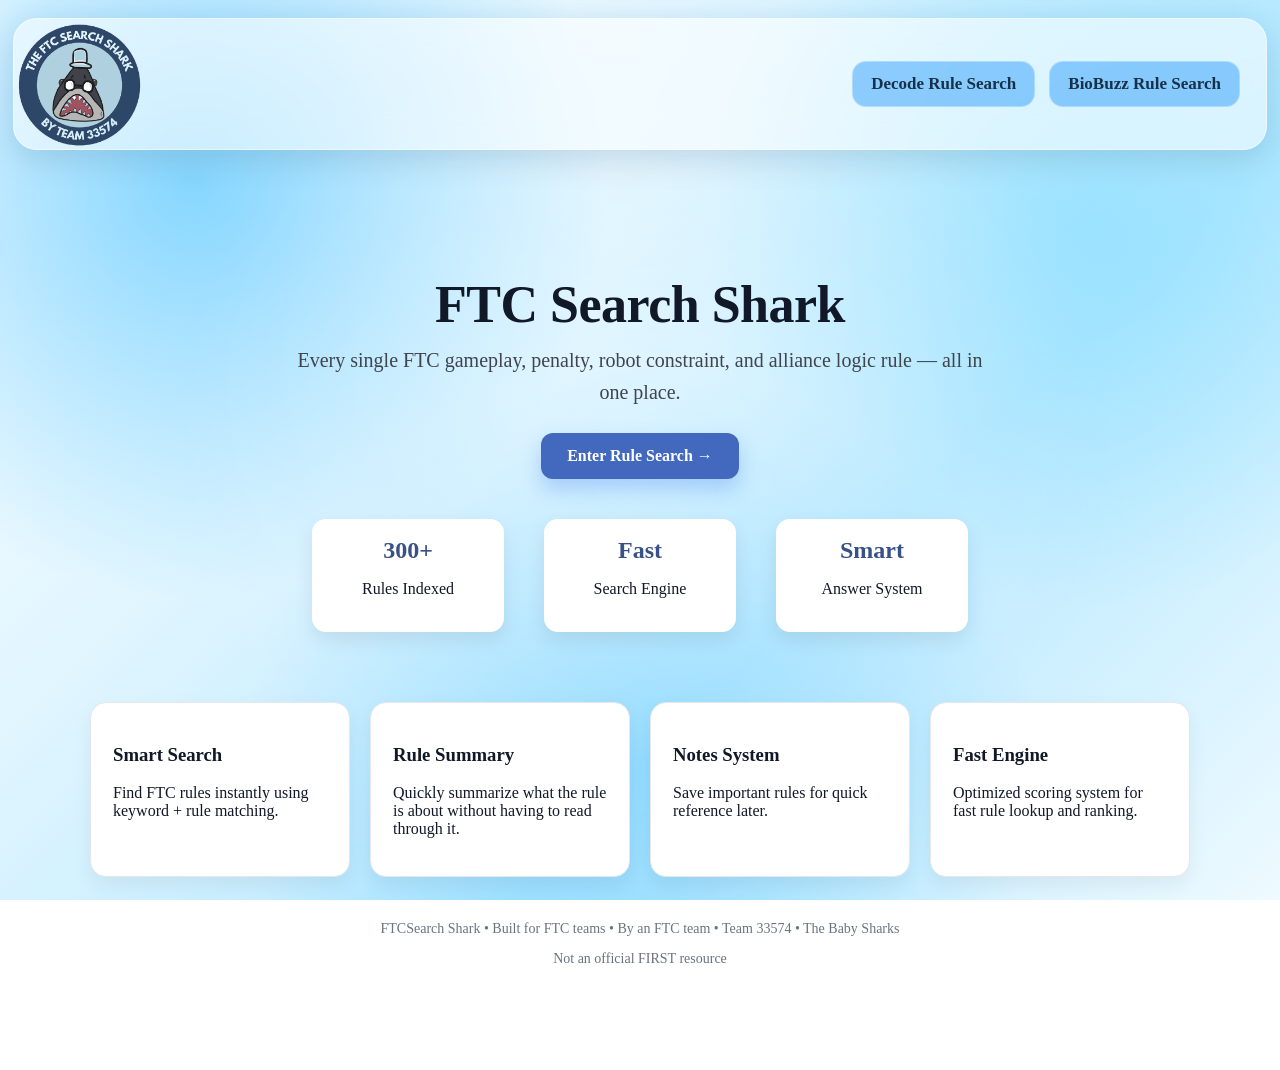
<file: index.html>
<!DOCTYPE html>
<html lang="en">

<head>
  <meta charset="UTF-8" />
  <title> FTC Search Shark </title>

  <link rel="stylesheet" href="style.css" />
  <link rel="icon" type="image/png" href="SearchSharkLogo.png" />

  <meta name="viewport" content="width=device-width, initial-scale=1.0" />

  <script src="header.js" defer></script>
</head>

<body class="home-page">

  <!-- HEADER (injected by header.js) -->

  <main class="hero">

    <h1>FTC Search Shark</h1>

    <p class="subtext">
      Every single FTC gameplay, penalty, robot constraint, and alliance logic rule — all in one place.
    </p>

    <a href="decode.html" class="start-btn">
      Enter Rule Search →
    </a>

    <div class="stats">

      <div class="stat">
        <h2>300+</h2>
        <p>Rules Indexed</p>
      </div>

      <div class="stat">
        <h2>Fast</h2>
        <p>Search Engine</p>
      </div>

      <div class="stat">
        <h2>Smart</h2>
        <p>Answer System</p>
      </div>

    </div>

  </main>

  <section class="cards">

    <div class="card">
      <h3> Smart Search</h3>
      <p>Find FTC rules instantly using keyword + rule matching.</p>
    </div>

    <div class="card">
      <h3>Rule Summary</h3>
      <p>Quickly summarize what the rule is about without having to read through it.</p>
    </div>

    <div class="card">
      <h3> Notes System</h3>
      <p>Save important rules for quick reference later.</p>
    </div>

    <div class="card">
      <h3> Fast Engine</h3>
      <p>Optimized scoring system for fast rule lookup and ranking.</p>
    </div>

  </section>

  <footer>
    <p>FTCSearch Shark • Built for FTC teams • By an FTC team • Team 33574 • The Baby Sharks</p>
    <p>Not an official FIRST resource</p>
  </footer>

</body>

</html>
</file>
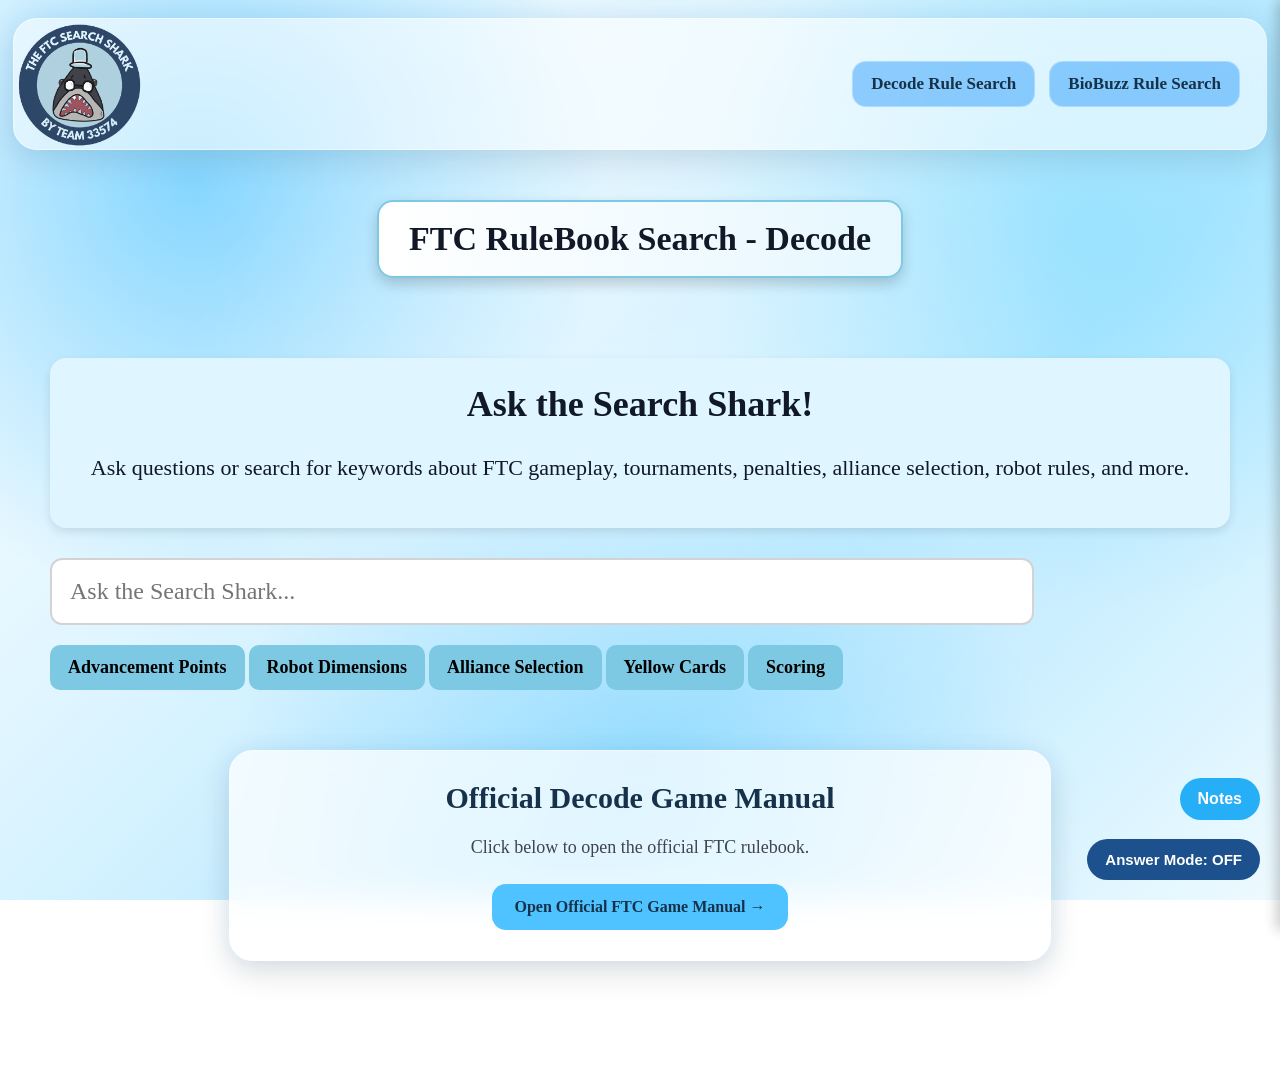
<file: decode.html>
<!DOCTYPE html>
<html lang="en">

<head>
  <meta charset="UTF-8">
  <title> FTC Search Shark - Decode</title>

  <link rel="stylesheet" href="style.css">
  <link rel="icon" type="image/png" href="SearchSharkLogo.png">
</head>

<body>

  <!-- HEADER -->
  <script src="header.js" defer></script>

  <!-- NOTES SIDEBAR -->
<div id="notesSidebar" class="notes-sidebar">
    <button id="closeNotesBtn">X</button>

    <div class="notes-header"> Notes</div>

    <textarea id="notesBox" placeholder="Write rule names, strategies, reminders..."></textarea>

    <button id="saveNotesBtn">Save Notes</button>

    <!-- SAVED INDICATOR (ONLY ONCE — FIXED) -->
    <div id="notesStatus" class="notes-status"></div>

    <button id="clearNotesBtn">Clear</button>

  </div>

  <!-- NOTES TOGGLE -->
  <button id="notesToggleBtn" class="notes-toggle">
    Notes
  </button>

  <!-- TITLE -->
  <div class="page-title">
    FTC RuleBook Search - Decode
  </div>

  <!-- INTRO -->
  <div class="welcome-box">
    <h2>Ask the Search Shark!</h2>
    <p>
      Ask questions or search for keywords about FTC gameplay, tournaments, penalties,
      alliance selection, robot rules, and more.
    </p>
  </div>

  <!-- SEARCH STATUS -->
  <div id="responseText" class="response-text"></div>

  <!-- SEARCH INPUT -->
  <input id="searchBox" placeholder="Ask the Search Shark..." autocomplete="off">

  <!-- RESULTS -->
  <div id="results"></div>

  <!-- SUGGESTIONS -->
  <div class="suggestions">

    <button onclick="fillSearch('Advancement Points')">Advancement Points</button>
    <button onclick="fillSearch('Robot Dimensions and Accuracy')">Robot Dimensions</button>
    <button onclick="fillSearch('Alliance Selection')">Alliance Selection</button>
    <button onclick="fillSearch('Yellow Cards')">Yellow Cards</button>
    <button onclick="fillSearch('Scoring')">Scoring</button>

  </div>

  <!-- MANUAL LINK -->
  <div class="box manual-link">

    <h2>Official Decode Game Manual</h2>

    <p>
      Click below to open the official FTC rulebook.
    </p>

    <a href="https://ftc-resources.firstinspires.org/ftc/game/manual" target="_blank">
      Open Official FTC Game Manual →
    </a>

  </div>

  <!-- ANSWER MODE UI -->
  <div id="answerPanel"></div>
  <button id="answerModeBtn">Answer Mode: OFF</button>

  <!-- MAIN JS -->
  <script src="decodesearch.js" defer></script>

</body>

</html>
</file>
<file: style.css>
/* =========================
   GLOBAL
========================= */

body {
  margin: 50px;
  padding-top: 70px;
  font-family: 'Times New Roman', Times, serif;
}

body.home-page {
  color: #111827;

  background:
    radial-gradient(circle at 15% 20%, rgba(77, 195, 255, 0.65) 0%, transparent 32%),
    radial-gradient(circle at 85% 25%, rgba(125, 220, 255, 0.55) 0%, transparent 30%),
    radial-gradient(circle at 50% 85%, rgba(0, 170, 255, 0.28) 0%, transparent 40%),
    linear-gradient(
      135deg,
      #ffffff 0%,
      #dff5ff 35%,
      #b9e9ff 65%,
      #eefaff 100%
    );

  background-attachment: fixed;
  min-height: 100vh;
}

body.home-page::before {
  content: "";

  position: fixed;
  inset: 0;

  background:
    radial-gradient(circle at center,
      rgba(255,255,255,0.35),
      transparent 60%);

  pointer-events: none;
  z-index: -1;
}

/* =========================
   HEADER
========================= */

.topbar {
  position: fixed;

  top: 18px;
  left: 50%;

  transform: translateX(-50%);

  width: calc(100% - 80px);
  max-width: 1400px;

  height: 130px;

  padding: 0 26px;

  display: flex;
  align-items: center;

  border-radius: 24px;

  background: rgba(255,255,255,0.55);

  backdrop-filter: blur(18px);
  -webkit-backdrop-filter: blur(18px);

  border: 1px solid rgba(255,255,255,0.45);

  box-shadow:
    0 10px 35px rgba(0,0,0,0.10),
    0 0 25px rgba(125,200,255,0.18);

  z-index: 1000;
}

.logo {
  height: 130px;
  width: auto;
  padding: 30px;
}

.logo-circle {
  width: 76px;
  height: 76px;

  border-radius: 20px;

  background: rgba(255,255,255,0.7);

  backdrop-filter: blur(10px);

  display: flex;
  align-items: center;
  justify-content: center;

  box-shadow: 0 6px 20px rgba(0,0,0,0.08);
}

.nav {
  margin-left: auto;

  display: flex;
  align-items: center;
  gap: 14px;
}

.nav a {
  padding: 12px 18px;

  border-radius: 14px;

  text-decoration: none;

  font-size: 17px;
  font-weight: 700;

  color: #16324a;

  background: rgba(32, 148, 250, 0.45);

  transition: all 0.2s ease;

  border: 1px solid rgba(255,255,255,0.3);
}

.nav a:hover {
  transform: translateY(-2px);

  background: #4fc3ff;

  color: rgb(36, 46, 99);

  box-shadow:
    0 8px 20px rgba(79,195,255,0.35);
}

/* =========================
   TITLES
========================= */

.page-title {
  text-align: center;
  font-size: 34px;
  font-weight: 900;

  margin: 80px auto;

  background: linear-gradient(90deg, #ffffff, #e6f7ff);

  padding: 18px 30px;

  width: fit-content;

  border-radius: 16px;

  box-shadow: 0 6px 14px rgba(0,0,0,0.18);

  border: 2px solid #7dc8e3;
}

.hero-title {
  text-align: center;

  font-size: 50px;
  font-weight: 1000;

  margin: 20px auto;

  background: linear-gradient(90deg, #ffffff, #e6f7ff);

  padding: 15px 25px;

  width: fit-content;

  border-radius: 14px;

  border: 2px solid #7dc8e3;

  box-shadow: 0 6px 14px rgba(0,0,0,0.18);

  letter-spacing: 0.5px;
}

.hero-subtitle {
  text-align: center;

  font-size: 30px;
  font-weight: 1000;

  margin-top: 10px;
  margin-bottom: 25px;

  color: #000000;
}

/* =========================
   SEARCH
========================= */

#searchBox {
  width: 80%;

  padding: 18px;

  font-size: 24px;

  border-radius: 12px;
  border: 2px solid lightgray;

  font-family: 'Times New Roman', Times, serif;
}

.response-text {
  font-size: 24px;
  margin-bottom: 20px;
}

/* =========================
   RESULTS
========================= */

.result {
  background: white;

  border-radius: 14px;

  padding: 20px;

  margin: 8px 0;

  box-shadow: 0 4px 12px rgba(0,0,0,0.1);

  text-align: left;

  cursor: pointer;

  transition: 0.2s;
}

.result:hover {
  transform: scale(1.01);
}

.result.top {
  border: 2px solid rgb(8, 97, 160);
  background: rgb(172, 221, 255);
}

.group-title {
  margin-top: 20px;

  font-size: 18px;
  font-weight: bold;

  color: #333;

  border-bottom: 2px solid #ddd;

  padding-bottom: 5px;
}

/* =========================
   WELCOME BOX
========================= */

.welcome-box {
  background: #dff5ff;

  padding: 25px;

  border-radius: 16px;

  margin-bottom: 30px;

  text-align: center;

  box-shadow: 0 4px 10px rgba(0,0,0,0.1);
}

.welcome-box h2 {
  margin-top: 0;
  font-size: 36px;
}

.welcome-box p {
  font-size: 22px;
}

/* =========================
   BUTTONS
========================= */

.suggestions {
  margin-top: 20px;
  margin-bottom: 30px;
}

.suggestions button,
.add-note-btn {
  padding: 12px 18px;

  border: none;
  border-radius: 10px;

  background: #7dc8e3;

  font-size: 18px;
  font-weight: bold;

  cursor: pointer;

  transition: 0.2s;

  font-family: 'Times New Roman', Times, serif;
}

.suggestions button:hover,
.add-note-btn:hover {
  transform: scale(1.05);
  background: #5db8d8;
}

.add-note-btn:active {
  transform: scale(1.14);

  background: #22c55e;

  box-shadow: 0 0 18px rgba(34,197,94,0.45);
}

/* =========================
   NOTES
========================= */

.notes-sidebar {
  position: fixed;

  top: 0;
  right: 0;

  width: 300px;
  height: 100vh;

  background: #dff3ff;

  box-shadow: -4px 0 12px rgba(0,0,0,0.2);

  padding: 15px;

  transform: translateX(100%);
  transition: transform 0.25s ease;

  display: flex;
  flex-direction: column;
  gap: 10px;

  z-index: 100000;
}

.notes-sidebar.open {
  transform: translateX(0);
}

.notes-header {
  font-size: 20px;
  font-weight: bold;
}

#notesBox {
  flex: 1;
  resize: none;

  padding: 10px;

  font-size: 14px;

  border-radius: 8px;

  border: 1px solid #bbb;

  outline: none;
}

.notes-toggle {
  position: fixed;

  right: 20px;
  bottom: 80px;

  padding: 12px 18px;

  border: none;
  border-radius: 999px;

  background: rgb(38, 174, 247);

  color: white;

  font-size: 16px;
  font-weight: bold;

  cursor: pointer;

  z-index: 99999;

  transition:
    transform 0.18s ease,
    background 0.18s ease,
    box-shadow 0.18s ease;
}

.notes-toggle:hover {
  transform: scale(1.08);
  background: #1593d8;
}

.notes-toggle:active {
  transform: scale(1.18);

  background: #2271c5;

  box-shadow: 0 0 20px rgba(34,197,94,0.45);
}

#clearNotesBtn,
#saveNotesBtn {
  padding: 10px 10px;
  margin-bottom: 5px;

  border: none;
  border-radius: 8px;

  font-weight: 700;

  cursor: pointer;
}

#clearNotesBtn {
  background: #ffdddd;
  margin-bottom: 30px;
}

#saveNotesBtn {
  background: #1f6feb;
  color: white;
}

#saveNotesBtn:hover {
  background: #1557c0;
}

.notes-status {
  position: absolute;

  top: 10px;
  right: 10px;

  background: #1f6feb;

  color: white;

  padding: 6px 10px;

  border-radius: 6px;

  font-size: 12px;

  opacity: 0;

  transform: translateY(-5px);

  transition: 0.2s;
}

.notes-status.show {
  opacity: 1;
  transform: translateY(0);
}

/* =========================
   HOME PAGE
========================= */

.home-page .hero {
  text-align: center;
padding: 120px 20px 70px;
}

.home-page .hero h1 {
  font-size: 52px;
  font-weight: 900;

  margin-bottom: 10px;

  color: #111827;

  letter-spacing: -0.5px;
}

.home-page .subtext {
  font-size: 20px;

  max-width: 700px;

  margin: 0 auto;

  color: #40444d;

  line-height: 1.6;
}

.home-page .start-btn {
  display: inline-block;

  margin-top: 25px;

  padding: 14px 26px;

  background: #4269bd;

  color: white;

  border-radius: 12px;

  font-weight: 700;

  text-decoration: none;

  transition: 0.25s;

  box-shadow: 0 10px 20px rgba(37, 99, 235, 0.25);
}

.home-page .start-btn:hover {
  transform: translateY(-3px);
  background: #1d4ed8;
}

.home-page .stats {
  display: flex;

  justify-content: center;

  gap: 40px;

  margin-top: 40px;

  flex-wrap: wrap;
}

.home-page .stat {
  background: white;

  padding: 18px 26px;

  border-radius: 14px;

  box-shadow: 0 8px 20px rgba(0,0,0,0.08);

  min-width: 140px;

  transition: 0.2s;
}

.home-page .stat:hover {
  transform: translateY(-4px);
}

.home-page .stat h2 {
  margin: 0;
  color: #385187;
}

.home-page .cards {
  display: grid;

  grid-template-columns: repeat(auto-fit, minmax(220px, 1fr));

  gap: 20px;

  padding: 0px 40px;

  max-width: 1100px;

  margin: auto;
}

.home-page .card {
  background: white;

  border-radius: 16px;

  padding: 22px;

  border: 1px solid #e5e7eb;

  box-shadow: 0 8px 20px rgba(0,0,0,0.06);

  transition: 0.25s;
}

.home-page .card:hover {
  transform: translateY(-6px);

  box-shadow: 0 14px 30px rgba(0,0,0,0.12);

  border-color: #2563eb;
}

.home-page footer {
  text-align: center;

  padding: 30px;

  color: #6b7280;

  font-size: 14px;
}

#answerModeBtn {
  position: fixed;

  bottom: 20px;
  right: 20px;

  padding: 12px 18px;

  border: none;
  border-radius: 999px;

  background: #1c518d;

  color: white;

  font-size: 15px;
  font-weight: bold;

  cursor: pointer;

  z-index: 10000;

  transition:
    transform 0.18s ease,
    background 0.18s ease,
    box-shadow 0.18s ease;
}

#answerModeBtn:hover {
  transform: scale(1.06);
  background: #2467b0;
}

#answerModeBtn:active {
  transform: scale(1.14);
  background: #2d82db;
  box-shadow: 0 0 18px rgba(45,130,219,0.4);
}

/* =========================
   ANSWER MODE POPUP PANEL
========================= */

#answerPanel {
  position: fixed;

  bottom: 135px;
  right: 20px;

  width: 320px;

  background: rgba(255,255,255,0.92);

  backdrop-filter: blur(14px);
  -webkit-backdrop-filter: blur(14px);

  border-radius: 18px;

  padding: 18px;

  border: 1px solid rgba(255,255,255,0.45);

  box-shadow:
    0 10px 30px rgba(0,0,0,0.18),
    0 0 18px rgba(125,200,255,0.18);

  display: none;

  z-index: 9999;

  animation: answerPopup 0.18s ease;
}

#answerPanel h3 {
  margin-top: 0;
  margin-bottom: 10px;

  font-size: 20px;
  color: #16324a;
}

#answerPanel hr {
  border: none;
  height: 1px;

  background: rgba(0,0,0,0.12);

  margin: 10px 0;
}

#answerPanel p {
  margin: 0;

  line-height: 1.5;

  font-size: 15px;

  color: #2b2b2b;
}

@keyframes answerPopup {
  from {
    opacity: 0;
    transform: translateY(10px) scale(0.96);
  }

  to {
    opacity: 1;
    transform: translateY(0) scale(1);
  }
}
/* =========================
   FULL MANUAL SECTION BOX
========================= */

.manual-link {
  max-width: 760px;

  margin: 60px auto 40px auto;

  padding: 30px;

  text-align: center;

  background: rgba(255,255,255,0.72);

  backdrop-filter: blur(16px);
  -webkit-backdrop-filter: blur(16px);

  border-radius: 24px;

  border: 1px solid rgba(255,255,255,0.45);

  box-shadow:
    0 12px 32px rgba(0,0,0,0.12),
    0 0 22px rgba(125,200,255,0.18);
}

/* title */
.manual-link h2 {
  font-size: 30px;
  font-weight: 900;

  margin-top: 0;
  margin-bottom: 12px;

  color: #16324a;
}

/* description */
.manual-link p {
  font-size: 18px;

  line-height: 1.6;

  margin-bottom: 22px;

  color: #40444d;
}

/* button link */
.manual-link a {
  display: inline-block;

  padding: 14px 22px;

  border-radius: 14px;

  background: #4fc3ff;

  color: #16324a;

  font-size: 16px;
  font-weight: bold;

  text-decoration: none;

  transition:
    transform 0.2s ease,
    background 0.2s ease,
    box-shadow 0.2s ease;
}

.manual-link a:hover {
  transform: translateY(-2px);

  background: #36b6f7;

  box-shadow:
    0 8px 22px rgba(79,195,255,0.35);
}
/* =========================
   MAKE ALL PAGES MATCH INDEX.HTML
========================= */

/* apply homepage gradient to ALL pages */
body {
  color: #111827;

  background:
    radial-gradient(circle at 15% 20%, rgba(77, 195, 255, 0.65) 0%, transparent 32%),

    radial-gradient(circle at 85% 25%, rgba(125, 220, 255, 0.55) 0%, transparent 30%),

    radial-gradient(circle at 50% 85%, rgba(0, 170, 255, 0.28) 0%, transparent 40%),

    linear-gradient(
      135deg,
      #ffffff 0%,
      #dff5ff 35%,
      #b9e9ff 65%,
      #eefaff 100%
    );

  background-attachment: fixed;

  min-height: 100vh;
}

/* glowing overlay */
body::before {
  content: "";

  position: fixed;
  inset: 0;

  background:
    radial-gradient(
      circle at center,
      rgba(255,255,255,0.35),
      transparent 60%
    );

  pointer-events: none;

  z-index: -1;
}


/* =========================
   FORCE SAME MODERN HEADER
========================= */

.topbar {
  position: fixed;

  top: 18px;
  left: 50%;

  transform: translateX(-50%);

  width: calc(100% - 80px);
  max-width: 1400px;

  height: 130px;

  padding: 0 26px;

  display: flex;
  align-items: center;

  border-radius: 24px;

  background: rgba(255,255,255,0.55);

  backdrop-filter: blur(18px);
  -webkit-backdrop-filter: blur(18px);

  border: 1px solid rgba(255,255,255,0.45);

  box-shadow:
    0 10px 35px rgba(0,0,0,0.10),
    0 0 25px rgba(125,200,255,0.18);

  z-index: 1000;
}
/* =========================
   MOBILE OPTIMIZATION
========================= */

@media (max-width: 768px) {

  body {
    margin: 15px;
    padding-top: 120px;
  }

  /* HEADER */
  .topbar {
    width: calc(100% - 20px);
    height: 90px;

    top: 10px;

    padding: 0 12px;

    border-radius: 18px;
  }

  .logo {
    height: 70px;
    padding: 10px;
  }

  .logo-circle {
    width: 55px;
    height: 55px;
  }

  /* NAV */
  .nav {
    gap: 6px;
  }

  .nav a {
    padding: 8px 10px;
    font-size: 13px;
  }

  /* TITLES */
  .hero-title,
  .page-title {
    font-size: 28px;
    padding: 12px 18px;
    margin: 40px auto;
  }

  .hero-subtitle {
    font-size: 20px;
  }

  .home-container h1 {
    font-size: 42px;
  }

  .home-description {
    font-size: 18px;
    padding: 0 10px;
  }

  /* SEARCH */
  #searchBox {
    width: 100%;
    font-size: 18px;
    padding: 14px;
  }

  .response-text {
    font-size: 18px;
  }

  /* RESULTS */
  .result {
    padding: 14px;
  }

  .result h2 {
    font-size: 20px;
  }

  .result h3 {
    font-size: 18px;
  }

  .result p {
    font-size: 15px;
  }

  /* HOME BUTTONS */
  .home-links a {
    width: 100%;
    max-width: 350px;
    font-size: 22px;
  }

  /* ANSWER PANEL */
  #answerPanel {
    left: 10px;
    right: 10px;
    bottom: 80px;

    width: auto;
    max-width: none;
  }

  /* NOTES SIDEBAR */
  .notes-sidebar {
    width: 100%;
    max-width: none;
  }

  /* NOTES BUTTON */
  .notes-toggle {
    bottom: 20px;
    right: 20px;
  }

  /* ANSWER BUTTON */
  #answerModeBtn {
    bottom: 20px;
    left: 20px;
    right: auto;
  }

  /* STATS */
  .home-page .stats {
    gap: 15px;
  }

  .home-page .stat {
    min-width: 120px;
  }

  /* CARDS */
  .home-page .cards {
    padding: 10px;
    gap: 15px;
  }

}
</file>
